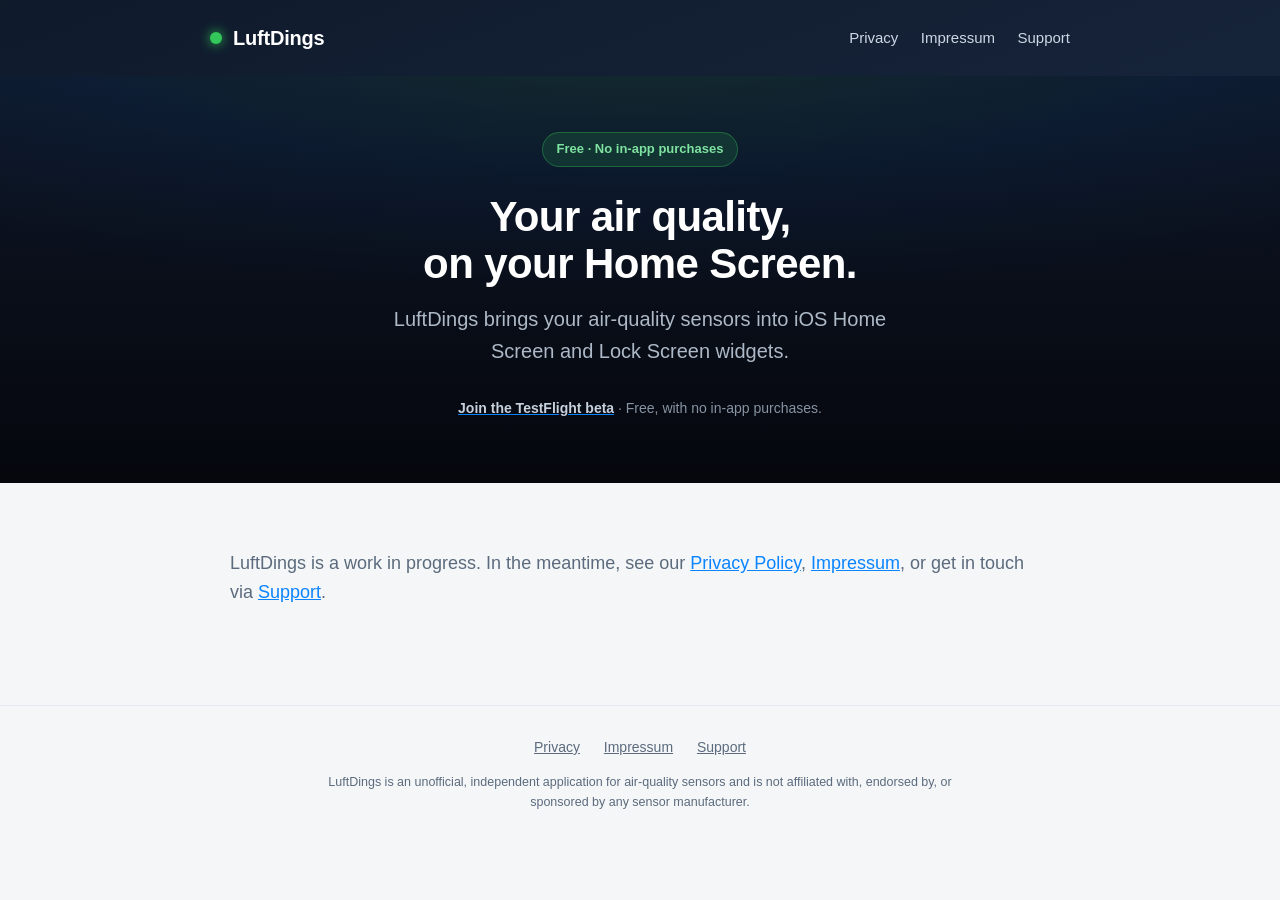
<file: index.html>
<!doctype html>
<html lang="en">
<head>
  <meta charset="utf-8">
  <meta name="viewport" content="width=device-width, initial-scale=1">
  <title>LuftDings — Air quality on your Home Screen</title>
  <meta name="description" content="LuftDings puts your air-quality sensor readings into iOS Home Screen and Lock Screen widgets. Free, no in-app purchases.">

  <link rel="icon" type="image/png" sizes="64x64" href="assets/favicon-64.png">
  <link rel="apple-touch-icon" href="assets/apple-touch-icon.png">
  <link rel="stylesheet" href="style.css">

  <meta property="og:type" content="website">
  <meta property="og:title" content="LuftDings — Air quality on your Home Screen">
  <meta property="og:description" content="Your air-quality sensor readings, right on your iOS Home Screen and Lock Screen widgets.">
  <meta property="og:image" content="assets/icon.png">
  <meta property="og:url" content="https://luftdings.poschenrieder.io/">
  <meta name="twitter:card" content="summary">
</head>
<body>
  <header class="site">
    <div class="wrap">
      <a class="brand" href="./"><span class="dot"></span> LuftDings</a>
      <nav class="site">
        <a href="privacy/">Privacy</a>
        <a href="impressum/">Impressum</a>
        <a href="support/">Support</a>
      </nav>
    </div>
  </header>

  <section class="hero">
    <div class="inner">
      <span class="pill">Free · No in-app purchases</span>

      <h1>Your air quality,<br>on your Home Screen.</h1>
      <p class="tag">LuftDings brings your air-quality sensors into iOS Home Screen and Lock Screen widgets.</p>

      <p class="store-note"><a href="https://testflight.apple.com/join/1QFue4bY" rel="noopener" target="_blank"><strong>Join the TestFlight beta</strong></a> · Free, with no in-app purchases.</p>
    </div>
  </section>

  <main>
    <p class="lede">LuftDings is a work in progress. In the meantime, see our <a href="privacy/">Privacy Policy</a>, <a href="impressum/">Impressum</a>, or get in touch via <a href="support/">Support</a>.</p>
  </main>

  <footer class="site">
    <a href="privacy/">Privacy</a>
    <a href="impressum/">Impressum</a>
    <a href="support/">Support</a>
    <span class="disclaimer">
      LuftDings is an unofficial, independent application for air-quality sensors and is not affiliated with, endorsed by, or sponsored by any sensor manufacturer.
    </span>
  </footer>
</body>
</html>
</file>
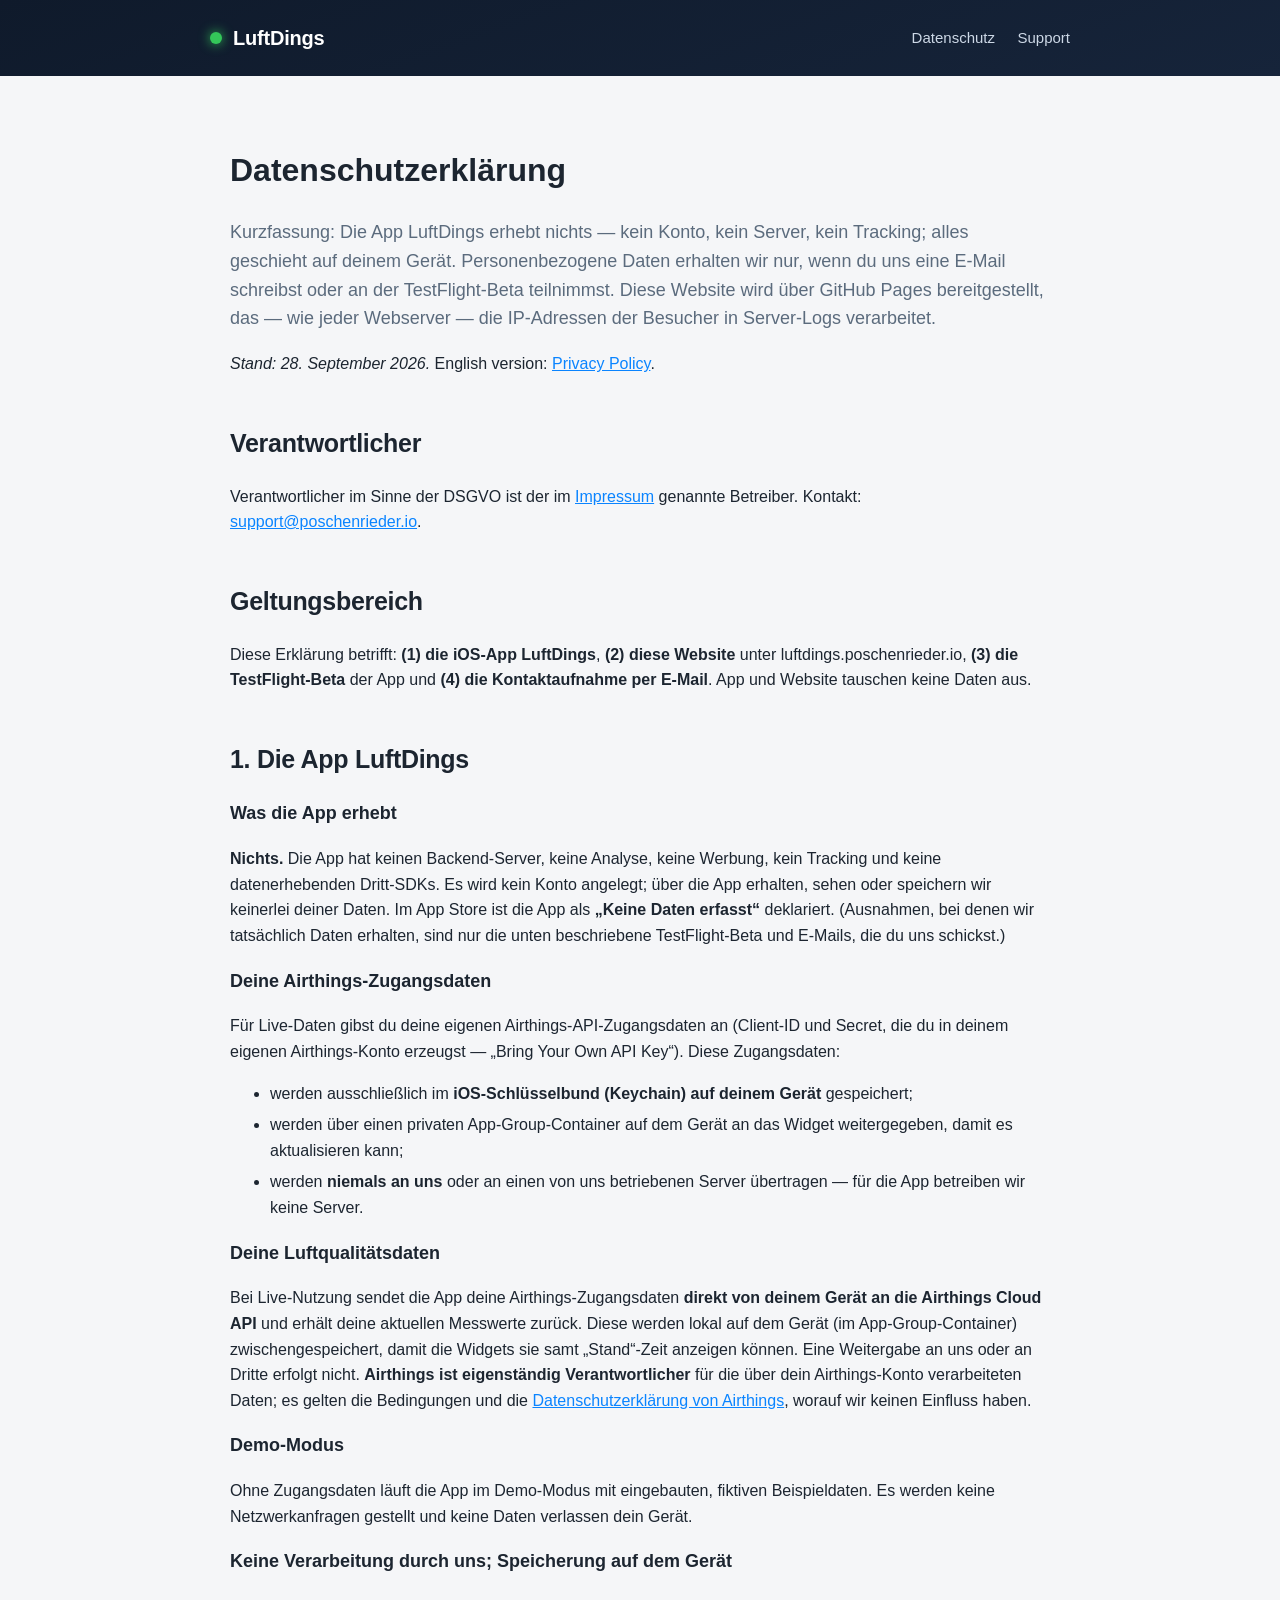
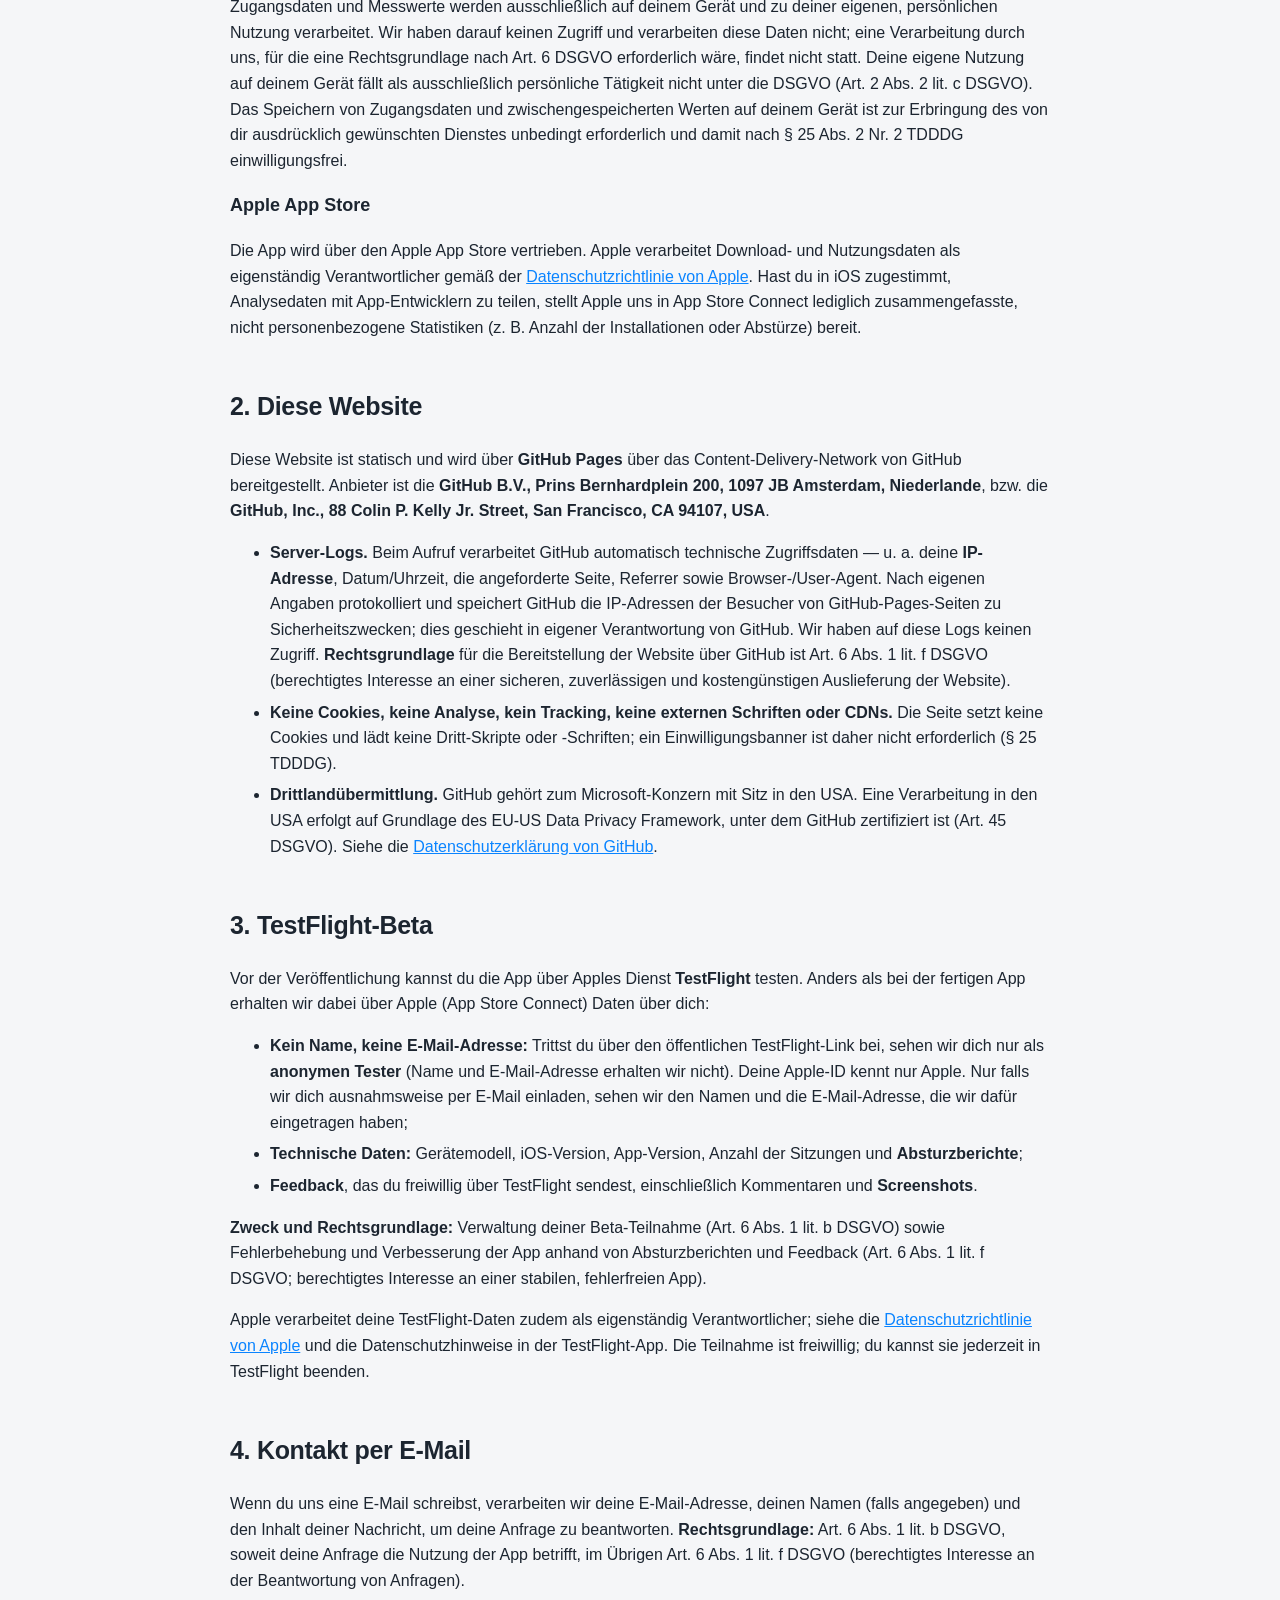
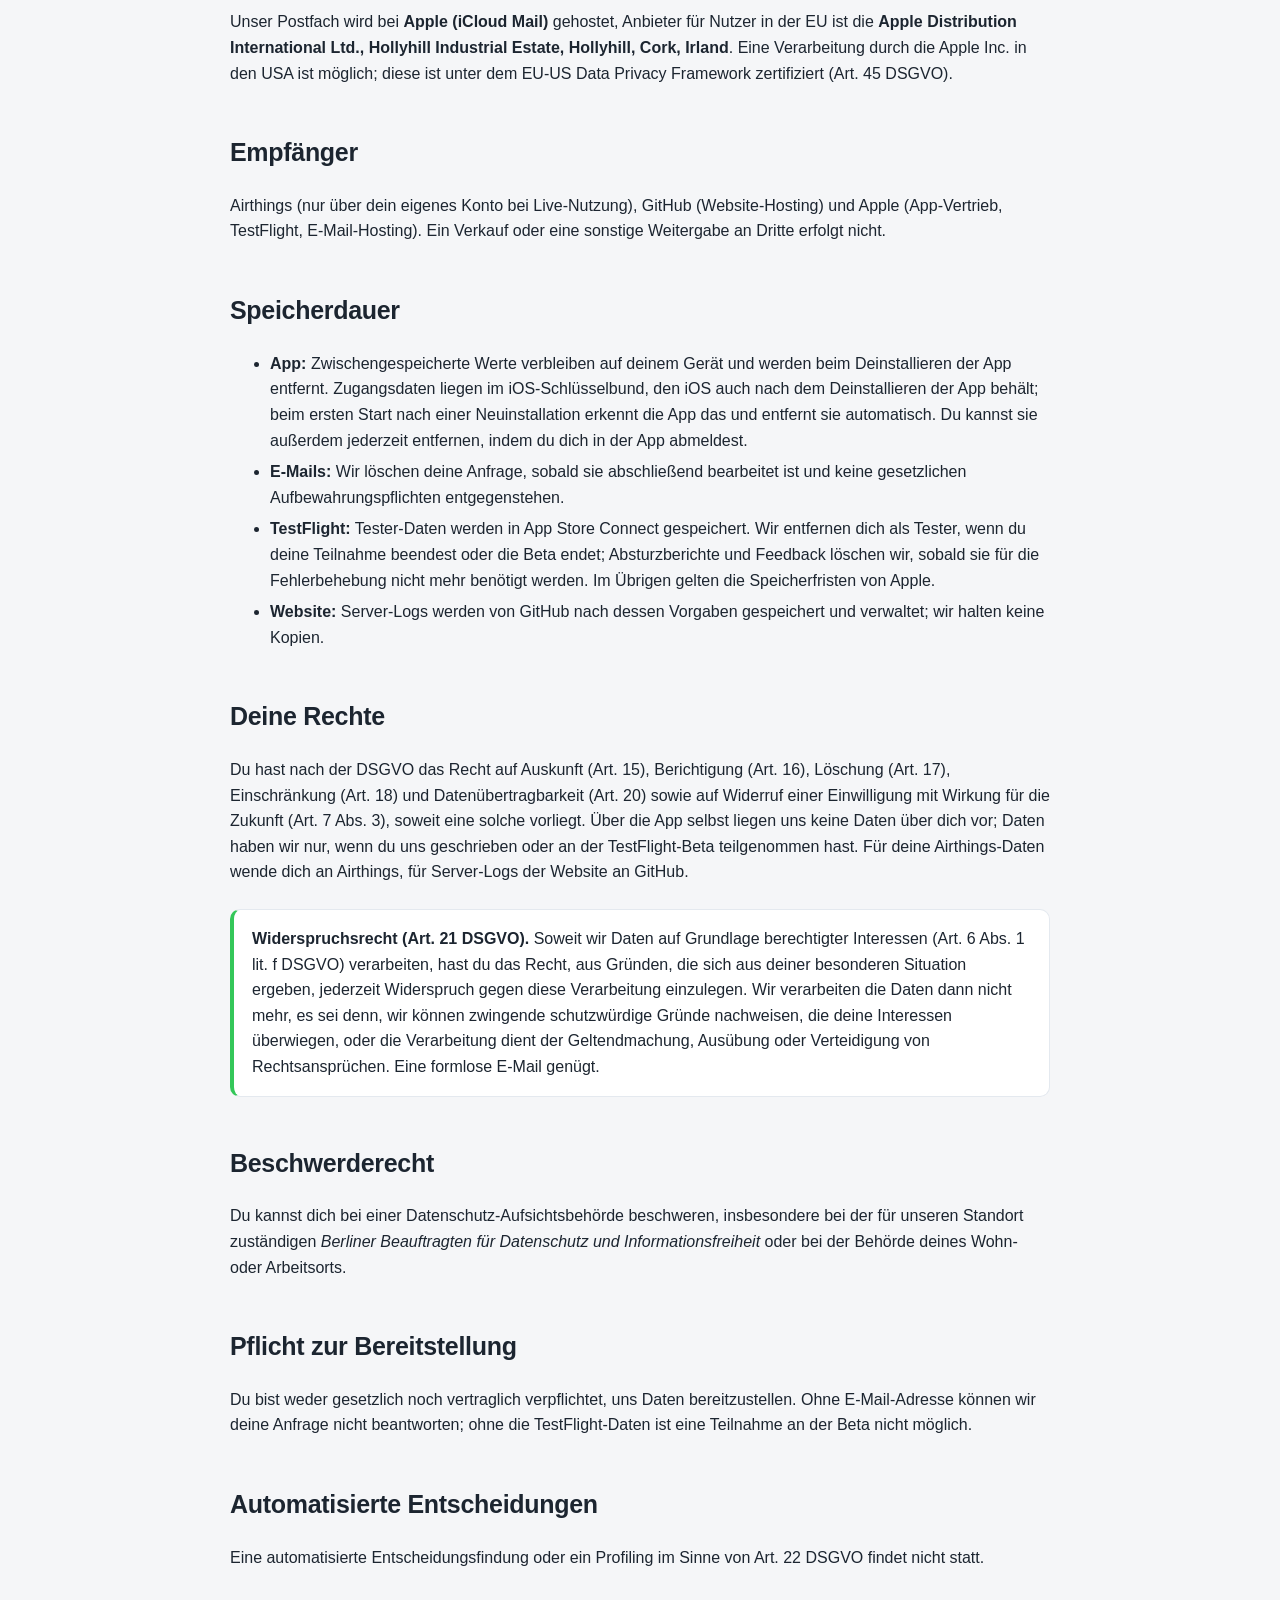
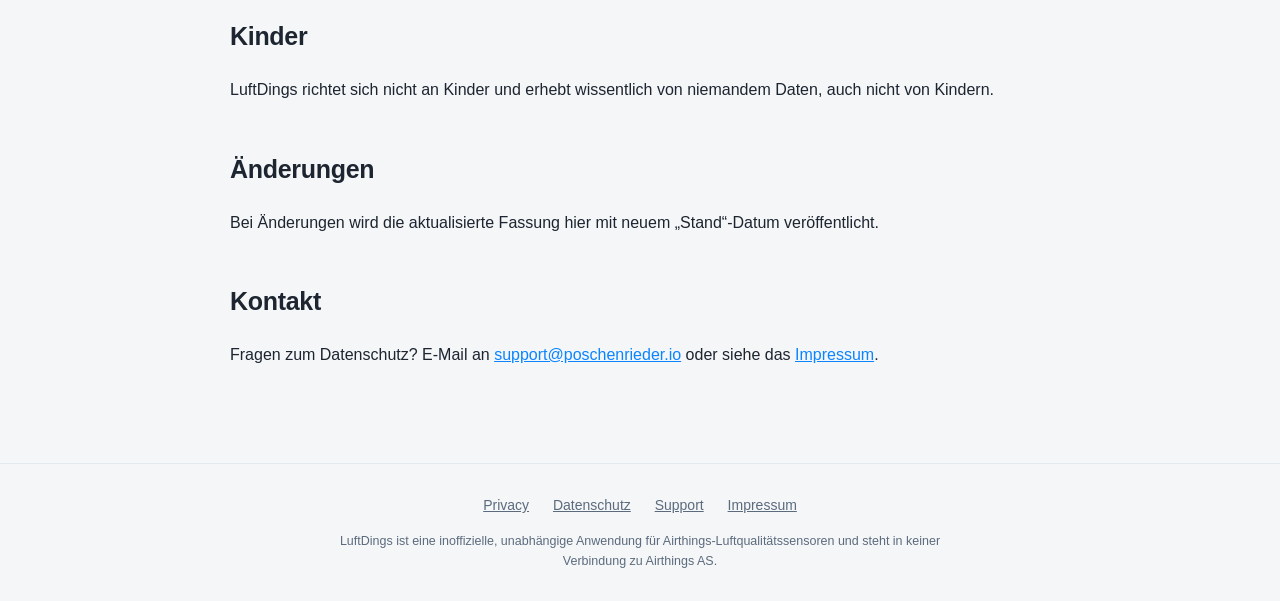
<file: datenschutz/index.html>
<!doctype html>
<html lang="de">
<head>
  <meta charset="utf-8">
  <meta name="viewport" content="width=device-width, initial-scale=1">
  <title>Datenschutzerklärung — LuftDings</title>
  <meta name="description" content="Datenschutzerklärung von LuftDings. Die App erhebt keine personenbezogenen Daten und betreibt keinen Server; diese Website wird über GitHub Pages bereitgestellt.">
  <link rel="stylesheet" href="../style.css">
</head>
<body>
  <header class="site">
    <div class="wrap">
      <a class="brand" href="../"><span class="dot"></span> LuftDings</a>
      <nav class="site">
        <a href="../datenschutz/">Datenschutz</a>
        <a href="../support/">Support</a>
      </nav>
    </div>
  </header>

  <main>
    <h1>Datenschutzerklärung</h1>
    <p class="lede">Kurzfassung: Die App LuftDings erhebt nichts — kein Konto, kein Server, kein Tracking; alles geschieht auf deinem Gerät. Personenbezogene Daten erhalten wir nur, wenn du uns eine E-Mail schreibst oder an der TestFlight-Beta teilnimmst. Diese Website wird über GitHub Pages bereitgestellt, das — wie jeder Webserver — die IP-Adressen der Besucher in Server-Logs verarbeitet.</p>
    <p><em>Stand: 28. September 2026.</em> English version: <a href="../privacy/">Privacy Policy</a>.</p>

    <h2>Verantwortlicher</h2>
    <p>Verantwortlicher im Sinne der DSGVO ist der im <a href="../impressum/">Impressum</a> genannte Betreiber. Kontakt: <a href="mailto:&#115;&#117;&#112;&#112;&#111;&#114;&#116;&#64;&#112;&#111;&#115;&#99;&#104;&#101;&#110;&#114;&#105;&#101;&#100;&#101;&#114;&#46;&#105;&#111;">&#115;&#117;&#112;&#112;&#111;&#114;&#116;&#64;&#112;&#111;&#115;&#99;&#104;&#101;&#110;&#114;&#105;&#101;&#100;&#101;&#114;&#46;&#105;&#111;</a>.</p>

    <h2>Geltungsbereich</h2>
    <p>Diese Erklärung betrifft: <strong>(1) die iOS-App LuftDings</strong>, <strong>(2) diese Website</strong> unter luftdings.poschenrieder.io, <strong>(3) die TestFlight-Beta</strong> der App und <strong>(4) die Kontaktaufnahme per E-Mail</strong>. App und Website tauschen keine Daten aus.</p>

    <h2>1. Die App LuftDings</h2>
    <h3>Was die App erhebt</h3>
    <p><strong>Nichts.</strong> Die App hat keinen Backend-Server, keine Analyse, keine Werbung, kein Tracking und keine datenerhebenden Dritt-SDKs. Es wird kein Konto angelegt; über die App erhalten, sehen oder speichern wir keinerlei deiner Daten. Im App Store ist die App als <strong>„Keine Daten erfasst“</strong> deklariert. (Ausnahmen, bei denen wir tatsächlich Daten erhalten, sind nur die unten beschriebene TestFlight-Beta und E-Mails, die du uns schickst.)</p>

    <h3>Deine Airthings-Zugangsdaten</h3>
    <p>Für Live-Daten gibst du deine eigenen Airthings-API-Zugangsdaten an (Client-ID und Secret, die du in deinem eigenen Airthings-Konto erzeugst — „Bring Your Own API Key“). Diese Zugangsdaten:</p>
    <ul>
      <li>werden ausschließlich im <strong>iOS-Schlüsselbund (Keychain) auf deinem Gerät</strong> gespeichert;</li>
      <li>werden über einen privaten App-Group-Container auf dem Gerät an das Widget weitergegeben, damit es aktualisieren kann;</li>
      <li>werden <strong>niemals an uns</strong> oder an einen von uns betriebenen Server übertragen — für die App betreiben wir keine Server.</li>
    </ul>

    <h3>Deine Luftqualitätsdaten</h3>
    <p>Bei Live-Nutzung sendet die App deine Airthings-Zugangsdaten <strong>direkt von deinem Gerät an die Airthings Cloud API</strong> und erhält deine aktuellen Messwerte zurück. Diese werden lokal auf dem Gerät (im App-Group-Container) zwischengespeichert, damit die Widgets sie samt „Stand“-Zeit anzeigen können. Eine Weitergabe an uns oder an Dritte erfolgt nicht. <strong>Airthings ist eigenständig Verantwortlicher</strong> für die über dein Airthings-Konto verarbeiteten Daten; es gelten die Bedingungen und die <a href="https://www.airthings.com/privacy-policy" rel="noopener" target="_blank">Datenschutzerklärung von Airthings</a>, worauf wir keinen Einfluss haben.</p>

    <h3>Demo-Modus</h3>
    <p>Ohne Zugangsdaten läuft die App im Demo-Modus mit eingebauten, fiktiven Beispieldaten. Es werden keine Netzwerkanfragen gestellt und keine Daten verlassen dein Gerät.</p>

    <h3>Keine Verarbeitung durch uns; Speicherung auf dem Gerät</h3>
    <p>Zugangsdaten und Messwerte werden ausschließlich auf deinem Gerät und zu deiner eigenen, persönlichen Nutzung verarbeitet. Wir haben darauf keinen Zugriff und verarbeiten diese Daten nicht; eine Verarbeitung durch uns, für die eine Rechtsgrundlage nach Art. 6 DSGVO erforderlich wäre, findet nicht statt. Deine eigene Nutzung auf deinem Gerät fällt als ausschließlich persönliche Tätigkeit nicht unter die DSGVO (Art. 2 Abs. 2 lit. c DSGVO). Das Speichern von Zugangsdaten und zwischengespeicherten Werten auf deinem Gerät ist zur Erbringung des von dir ausdrücklich gewünschten Dienstes unbedingt erforderlich und damit nach § 25 Abs. 2 Nr. 2 TDDDG einwilligungsfrei.</p>

    <h3>Apple App Store</h3>
    <p>Die App wird über den Apple App Store vertrieben. Apple verarbeitet Download- und Nutzungsdaten als eigenständig Verantwortlicher gemäß der <a href="https://www.apple.com/legal/privacy/" rel="noopener" target="_blank">Datenschutzrichtlinie von Apple</a>. Hast du in iOS zugestimmt, Analysedaten mit App-Entwicklern zu teilen, stellt Apple uns in App Store Connect lediglich zusammengefasste, nicht personenbezogene Statistiken (z. B. Anzahl der Installationen oder Abstürze) bereit.</p>

    <h2>2. Diese Website</h2>
    <p>Diese Website ist statisch und wird über <strong>GitHub Pages</strong> über das Content-Delivery-Network von GitHub bereitgestellt. Anbieter ist die <strong>GitHub B.V., Prins Bernhardplein 200, 1097 JB Amsterdam, Niederlande</strong>, bzw. die <strong>GitHub, Inc., 88 Colin P. Kelly Jr. Street, San Francisco, CA 94107, USA</strong>.</p>
    <ul>
      <li><strong>Server-Logs.</strong> Beim Aufruf verarbeitet GitHub automatisch technische Zugriffsdaten — u. a. deine <strong>IP-Adresse</strong>, Datum/Uhrzeit, die angeforderte Seite, Referrer sowie Browser-/User-Agent. Nach eigenen Angaben protokolliert und speichert GitHub die IP-Adressen der Besucher von GitHub-Pages-Seiten zu Sicherheitszwecken; dies geschieht in eigener Verantwortung von GitHub. Wir haben auf diese Logs keinen Zugriff. <strong>Rechtsgrundlage</strong> für die Bereitstellung der Website über GitHub ist Art. 6 Abs. 1 lit. f DSGVO (berechtigtes Interesse an einer sicheren, zuverlässigen und kostengünstigen Auslieferung der Website).</li>
      <li><strong>Keine Cookies, keine Analyse, kein Tracking, keine externen Schriften oder CDNs.</strong> Die Seite setzt keine Cookies und lädt keine Dritt-Skripte oder -Schriften; ein Einwilligungsbanner ist daher nicht erforderlich (§ 25 TDDDG).</li>
      <li><strong>Drittlandübermittlung.</strong> GitHub gehört zum Microsoft-Konzern mit Sitz in den USA. Eine Verarbeitung in den USA erfolgt auf Grundlage des EU-US Data Privacy Framework, unter dem GitHub zertifiziert ist (Art. 45 DSGVO). Siehe die <a href="https://docs.github.com/site-policy/privacy-policies/github-general-privacy-statement" rel="noopener" target="_blank">Datenschutzerklärung von GitHub</a>.</li>
    </ul>

    <h2>3. TestFlight-Beta</h2>
    <p>Vor der Veröffentlichung kannst du die App über Apples Dienst <strong>TestFlight</strong> testen. Anders als bei der fertigen App erhalten wir dabei über Apple (App Store Connect) Daten über dich:</p>
    <ul>
      <li><strong>Kein Name, keine E-Mail-Adresse:</strong> Trittst du über den öffentlichen TestFlight-Link bei, sehen wir dich nur als <strong>anonymen Tester</strong> (Name und E-Mail-Adresse erhalten wir nicht). Deine Apple-ID kennt nur Apple. Nur falls wir dich ausnahmsweise per E-Mail einladen, sehen wir den Namen und die E-Mail-Adresse, die wir dafür eingetragen haben;</li>
      <li><strong>Technische Daten:</strong> Gerätemodell, iOS-Version, App-Version, Anzahl der Sitzungen und <strong>Absturzberichte</strong>;</li>
      <li><strong>Feedback</strong>, das du freiwillig über TestFlight sendest, einschließlich Kommentaren und <strong>Screenshots</strong>.</li>
    </ul>
    <p><strong>Zweck und Rechtsgrundlage:</strong> Verwaltung deiner Beta-Teilnahme (Art. 6 Abs. 1 lit. b DSGVO) sowie Fehlerbehebung und Verbesserung der App anhand von Absturzberichten und Feedback (Art. 6 Abs. 1 lit. f DSGVO; berechtigtes Interesse an einer stabilen, fehlerfreien App).</p>
    <p>Apple verarbeitet deine TestFlight-Daten zudem als eigenständig Verantwortlicher; siehe die <a href="https://www.apple.com/legal/privacy/" rel="noopener" target="_blank">Datenschutzrichtlinie von Apple</a> und die Datenschutzhinweise in der TestFlight-App. Die Teilnahme ist freiwillig; du kannst sie jederzeit in TestFlight beenden.</p>

    <h2>4. Kontakt per E-Mail</h2>
    <p>Wenn du uns eine E-Mail schreibst, verarbeiten wir deine E-Mail-Adresse, deinen Namen (falls angegeben) und den Inhalt deiner Nachricht, um deine Anfrage zu beantworten. <strong>Rechtsgrundlage:</strong> Art. 6 Abs. 1 lit. b DSGVO, soweit deine Anfrage die Nutzung der App betrifft, im Übrigen Art. 6 Abs. 1 lit. f DSGVO (berechtigtes Interesse an der Beantwortung von Anfragen).</p>
    <p>Unser Postfach wird bei <strong>Apple (iCloud Mail)</strong> gehostet, Anbieter für Nutzer in der EU ist die <strong>Apple Distribution International Ltd., Hollyhill Industrial Estate, Hollyhill, Cork, Irland</strong>. Eine Verarbeitung durch die Apple Inc. in den USA ist möglich; diese ist unter dem EU-US Data Privacy Framework zertifiziert (Art. 45 DSGVO).</p>

    <h2>Empfänger</h2>
    <p>Airthings (nur über dein eigenes Konto bei Live-Nutzung), GitHub (Website-Hosting) und Apple (App-Vertrieb, TestFlight, E-Mail-Hosting). Ein Verkauf oder eine sonstige Weitergabe an Dritte erfolgt nicht.</p>

    <h2>Speicherdauer</h2>
    <ul>
      <li><strong>App:</strong> Zwischengespeicherte Werte verbleiben auf deinem Gerät und werden beim Deinstallieren der App entfernt. Zugangsdaten liegen im iOS-Schlüsselbund, den iOS auch nach dem Deinstallieren der App behält; beim ersten Start nach einer Neuinstallation erkennt die App das und entfernt sie automatisch. Du kannst sie außerdem jederzeit entfernen, indem du dich in der App abmeldest.</li>
      <li><strong>E-Mails:</strong> Wir löschen deine Anfrage, sobald sie abschließend bearbeitet ist und keine gesetzlichen Aufbewahrungspflichten entgegenstehen.</li>
      <li><strong>TestFlight:</strong> Tester-Daten werden in App Store Connect gespeichert. Wir entfernen dich als Tester, wenn du deine Teilnahme beendest oder die Beta endet; Absturzberichte und Feedback löschen wir, sobald sie für die Fehlerbehebung nicht mehr benötigt werden. Im Übrigen gelten die Speicherfristen von Apple.</li>
      <li><strong>Website:</strong> Server-Logs werden von GitHub nach dessen Vorgaben gespeichert und verwaltet; wir halten keine Kopien.</li>
    </ul>

    <h2>Deine Rechte</h2>
    <p>Du hast nach der DSGVO das Recht auf Auskunft (Art. 15), Berichtigung (Art. 16), Löschung (Art. 17), Einschränkung (Art. 18) und Datenübertragbarkeit (Art. 20) sowie auf Widerruf einer Einwilligung mit Wirkung für die Zukunft (Art. 7 Abs. 3), soweit eine solche vorliegt. Über die App selbst liegen uns keine Daten über dich vor; Daten haben wir nur, wenn du uns geschrieben oder an der TestFlight-Beta teilgenommen hast. Für deine Airthings-Daten wende dich an Airthings, für Server-Logs der Website an GitHub.</p>

    <div class="note">
      <strong>Widerspruchsrecht (Art. 21 DSGVO).</strong> Soweit wir Daten auf Grundlage berechtigter Interessen (Art. 6 Abs. 1 lit. f DSGVO) verarbeiten, hast du das Recht, aus Gründen, die sich aus deiner besonderen Situation ergeben, jederzeit Widerspruch gegen diese Verarbeitung einzulegen. Wir verarbeiten die Daten dann nicht mehr, es sei denn, wir können zwingende schutzwürdige Gründe nachweisen, die deine Interessen überwiegen, oder die Verarbeitung dient der Geltendmachung, Ausübung oder Verteidigung von Rechtsansprüchen. Eine formlose E-Mail genügt.
    </div>

    <h2>Beschwerderecht</h2>
    <p>Du kannst dich bei einer Datenschutz-Aufsichtsbehörde beschweren, insbesondere bei der für unseren Standort zuständigen <em>Berliner Beauftragten für Datenschutz und Informationsfreiheit</em> oder bei der Behörde deines Wohn- oder Arbeitsorts.</p>

    <h2>Pflicht zur Bereitstellung</h2>
    <p>Du bist weder gesetzlich noch vertraglich verpflichtet, uns Daten bereitzustellen. Ohne E-Mail-Adresse können wir deine Anfrage nicht beantworten; ohne die TestFlight-Daten ist eine Teilnahme an der Beta nicht möglich.</p>

    <h2>Automatisierte Entscheidungen</h2>
    <p>Eine automatisierte Entscheidungsfindung oder ein Profiling im Sinne von Art. 22 DSGVO findet nicht statt.</p>

    <h2>Kinder</h2>
    <p>LuftDings richtet sich nicht an Kinder und erhebt wissentlich von niemandem Daten, auch nicht von Kindern.</p>

    <h2>Änderungen</h2>
    <p>Bei Änderungen wird die aktualisierte Fassung hier mit neuem „Stand“-Datum veröffentlicht.</p>

    <h2>Kontakt</h2>
    <p>Fragen zum Datenschutz? E-Mail an <a href="mailto:&#115;&#117;&#112;&#112;&#111;&#114;&#116;&#64;&#112;&#111;&#115;&#99;&#104;&#101;&#110;&#114;&#105;&#101;&#100;&#101;&#114;&#46;&#105;&#111;">&#115;&#117;&#112;&#112;&#111;&#114;&#116;&#64;&#112;&#111;&#115;&#99;&#104;&#101;&#110;&#114;&#105;&#101;&#100;&#101;&#114;&#46;&#105;&#111;</a> oder siehe das <a href="../impressum/">Impressum</a>.</p>
  </main>

  <footer class="site">
    <a href="../privacy/">Privacy</a>
    <a href="../datenschutz/">Datenschutz</a>
    <a href="../support/">Support</a>
    <a href="../impressum/">Impressum</a>
    <span class="disclaimer">
      LuftDings ist eine inoffizielle, unabhängige Anwendung für Airthings-Luftqualitätssensoren und steht in keiner Verbindung zu Airthings AS.
    </span>
  </footer>
</body>
</html>
</file>
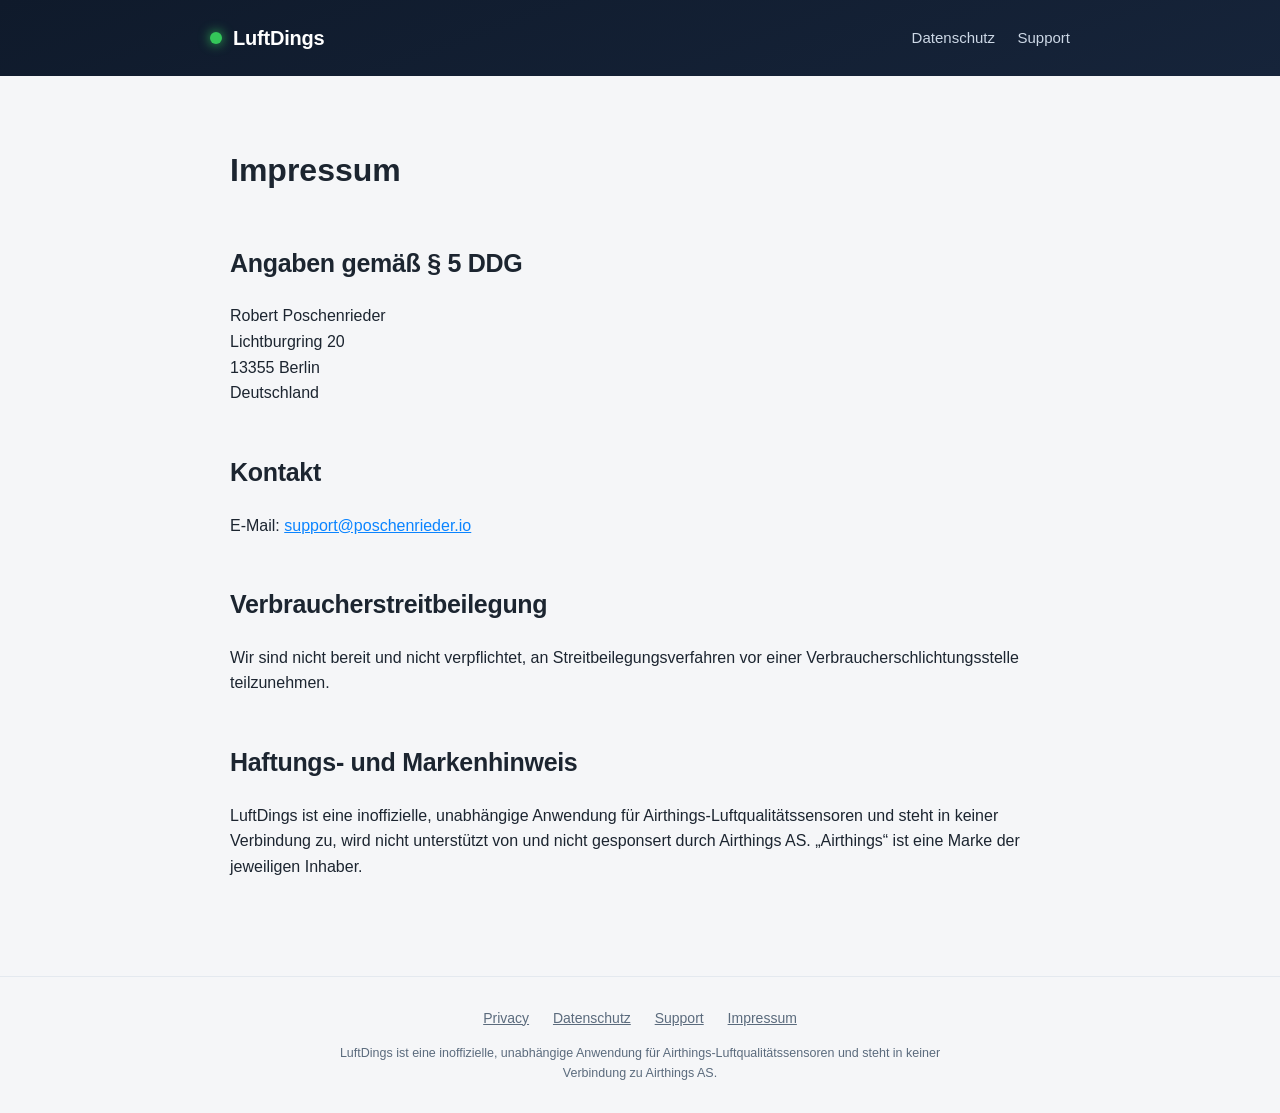
<file: impressum/index.html>
<!doctype html>
<html lang="de">
<head>
  <meta charset="utf-8">
  <meta name="viewport" content="width=device-width, initial-scale=1">
  <meta name="robots" content="noindex, nofollow, noai, noimageai">
  <title>Impressum — LuftDings</title>
  <meta name="description" content="Impressum / Legal Notice für LuftDings.">
  <link rel="stylesheet" href="../style.css">
</head>
<body>
  <header class="site">
    <div class="wrap">
      <a class="brand" href="../"><span class="dot"></span> LuftDings</a>
      <nav class="site">
        <a href="../datenschutz/">Datenschutz</a>
        <a href="../support/">Support</a>
      </nav>
    </div>
  </header>

  <main>
    <h1>Impressum</h1>

    <h2>Angaben gemäß § 5 DDG</h2>
    <p>
      Robert Poschenrieder<br>
      Lichtburgring 20<br>
      13355 Berlin<br>
      Deutschland
    </p>

    <h2>Kontakt</h2>
    <p>
      E-Mail:
      <a href="mailto:&#115;&#117;&#112;&#112;&#111;&#114;&#116;&#64;&#112;&#111;&#115;&#99;&#104;&#101;&#110;&#114;&#105;&#101;&#100;&#101;&#114;&#46;&#105;&#111;">&#115;&#117;&#112;&#112;&#111;&#114;&#116;&#64;&#112;&#111;&#115;&#99;&#104;&#101;&#110;&#114;&#105;&#101;&#100;&#101;&#114;&#46;&#105;&#111;</a>
    </p>

    <h2>Verbraucherstreitbeilegung</h2>
    <p>Wir sind nicht bereit und nicht verpflichtet, an Streitbeilegungsverfahren vor einer Verbraucherschlichtungsstelle teilzunehmen.</p>

    <h2>Haftungs- und Markenhinweis</h2>
    <p>LuftDings ist eine inoffizielle, unabhängige Anwendung für Airthings-Luftqualitätssensoren und steht in keiner Verbindung zu, wird nicht unterstützt von und nicht gesponsert durch Airthings AS. „Airthings“ ist eine Marke der jeweiligen Inhaber.</p>
  </main>

  <footer class="site">
    <a href="../privacy/">Privacy</a>
    <a href="../datenschutz/">Datenschutz</a>
    <a href="../support/">Support</a>
    <a href="../impressum/">Impressum</a>
    <span class="disclaimer">
      LuftDings ist eine inoffizielle, unabhängige Anwendung für Airthings-Luftqualitätssensoren und steht in keiner Verbindung zu Airthings AS.
    </span>
  </footer>
</body>
</html>
</file>
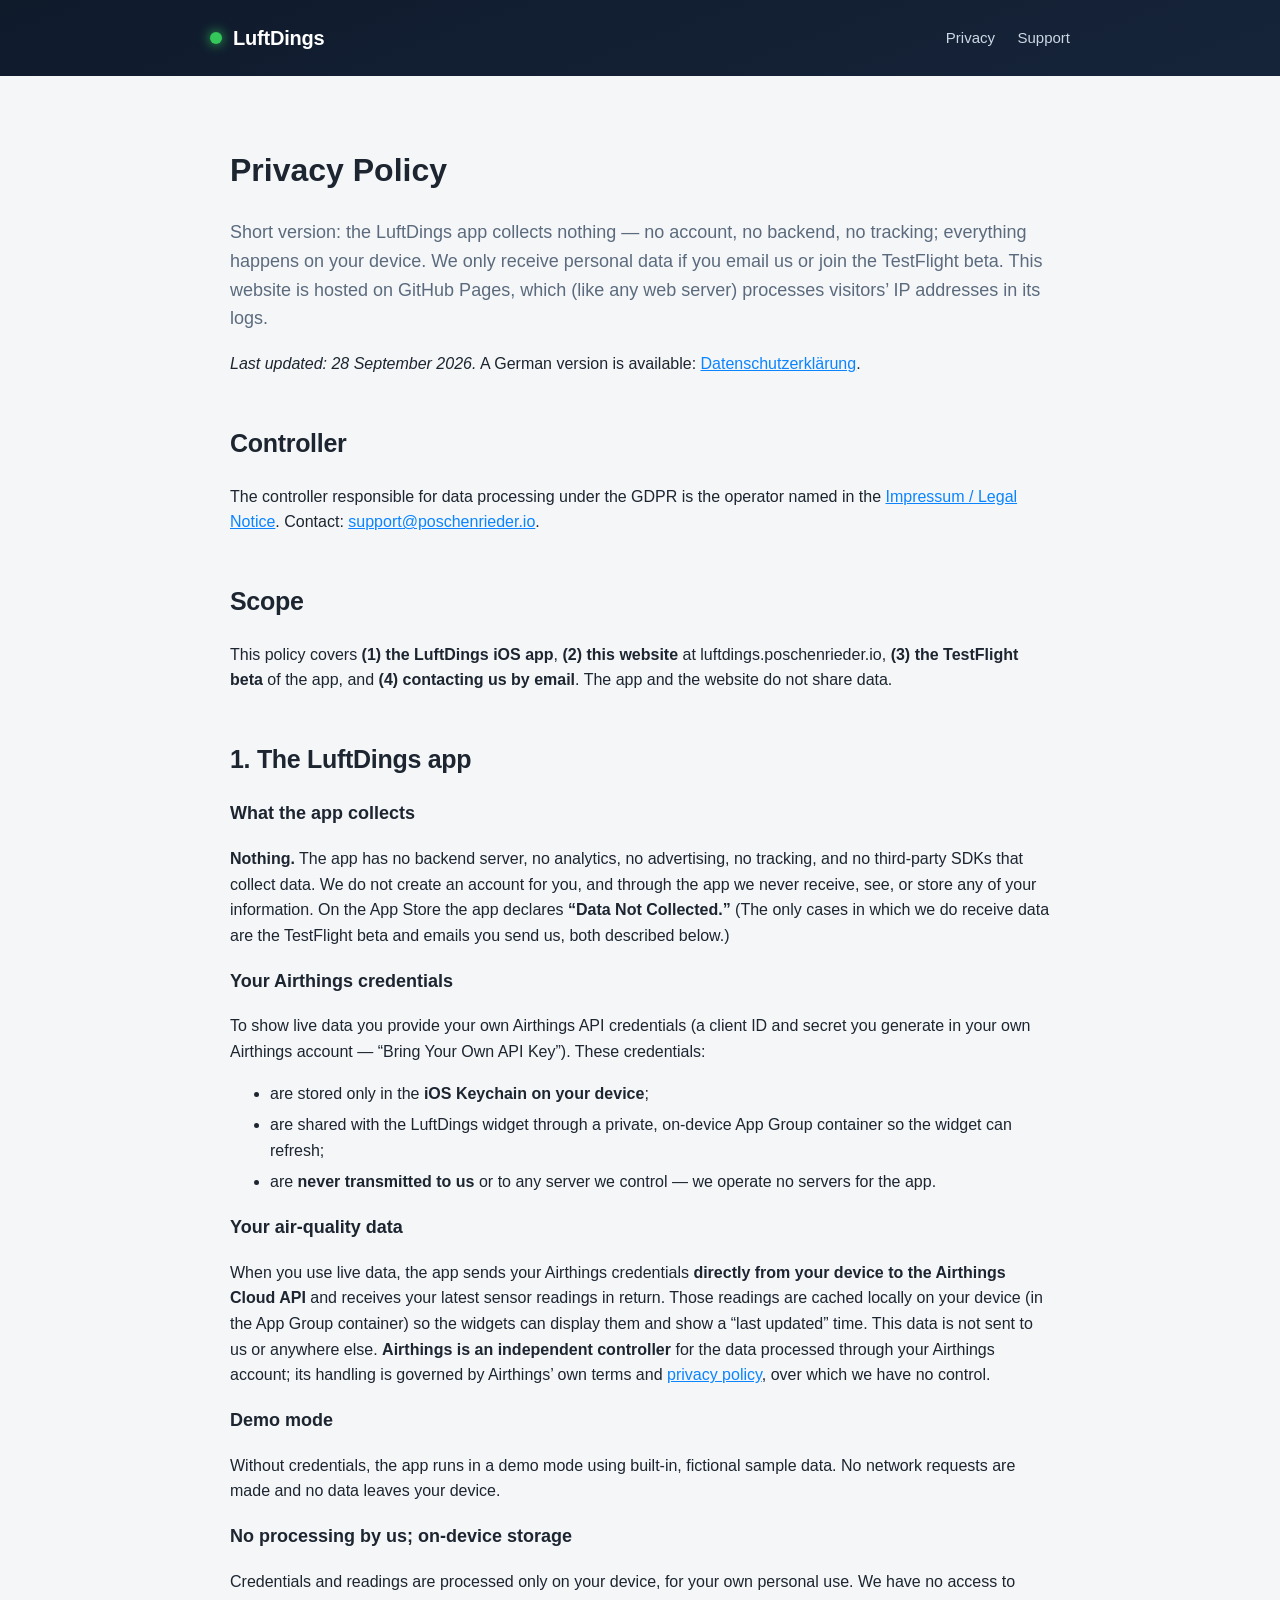
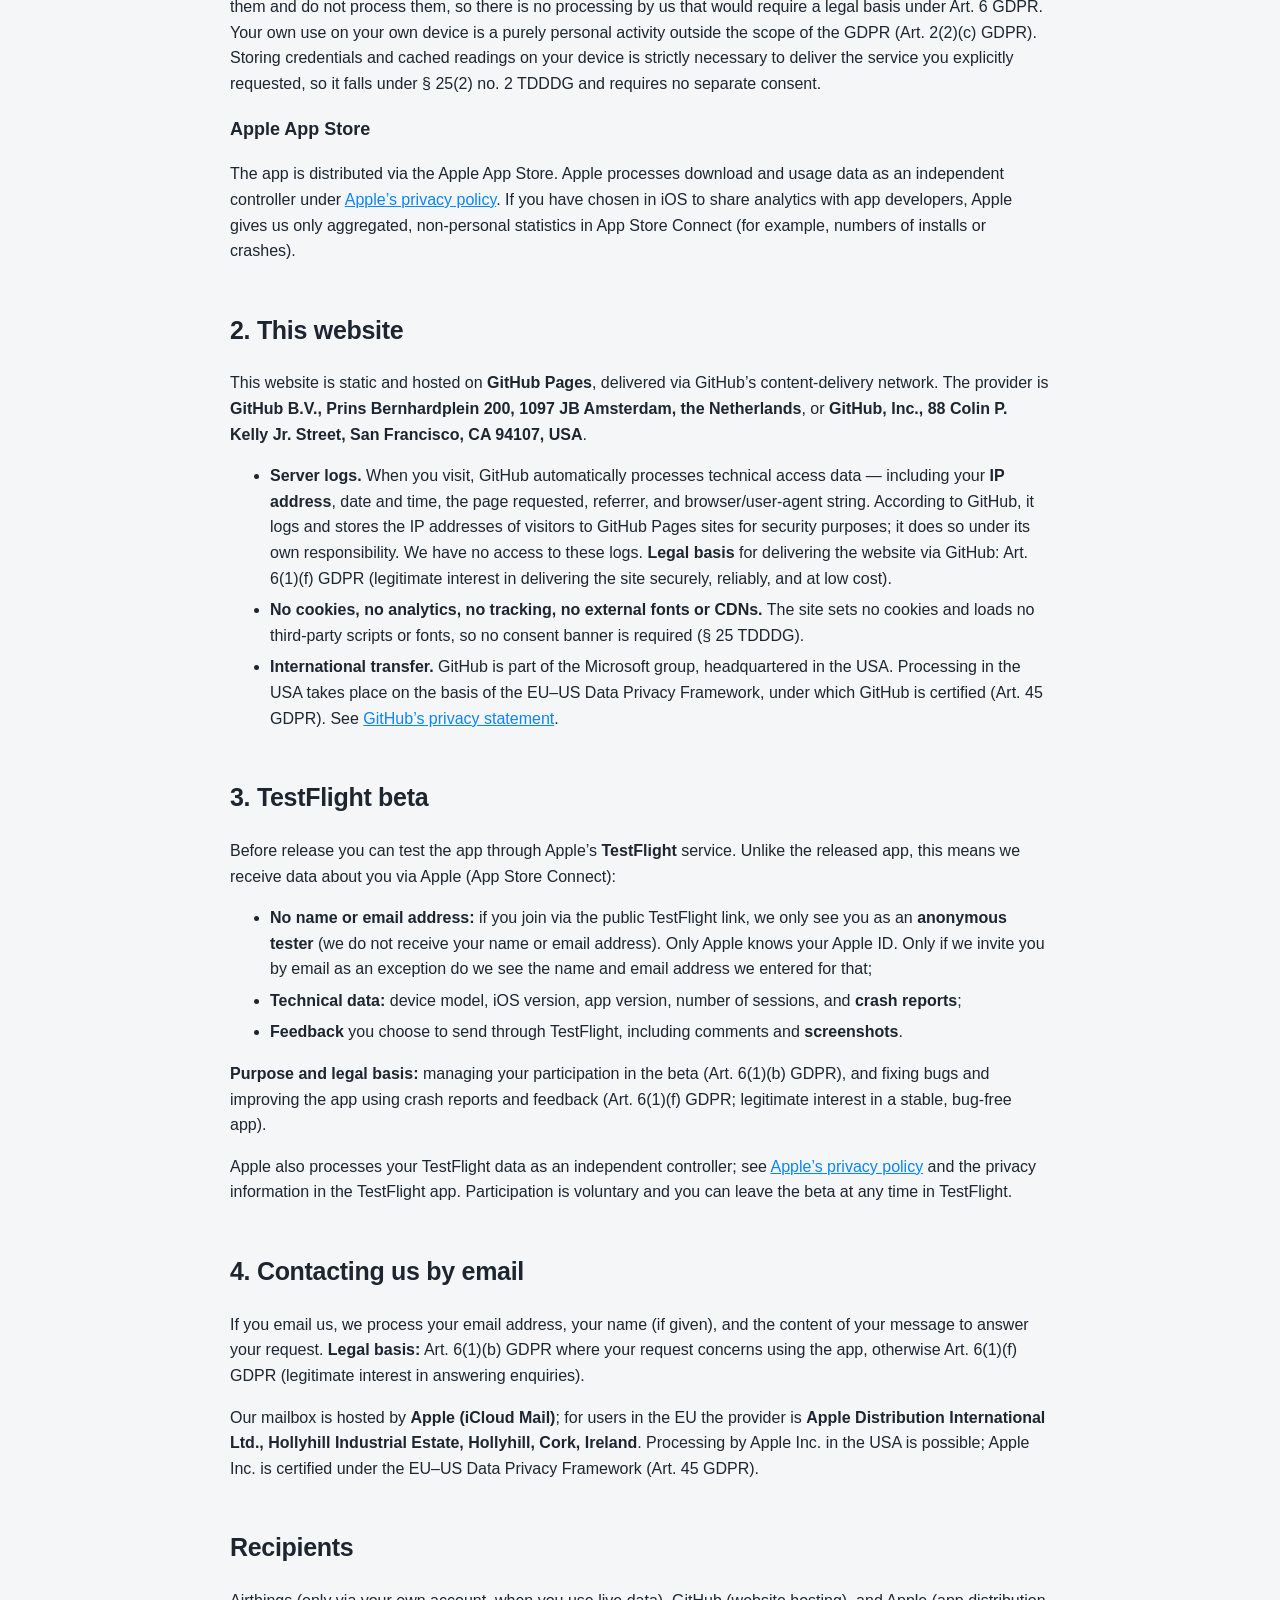
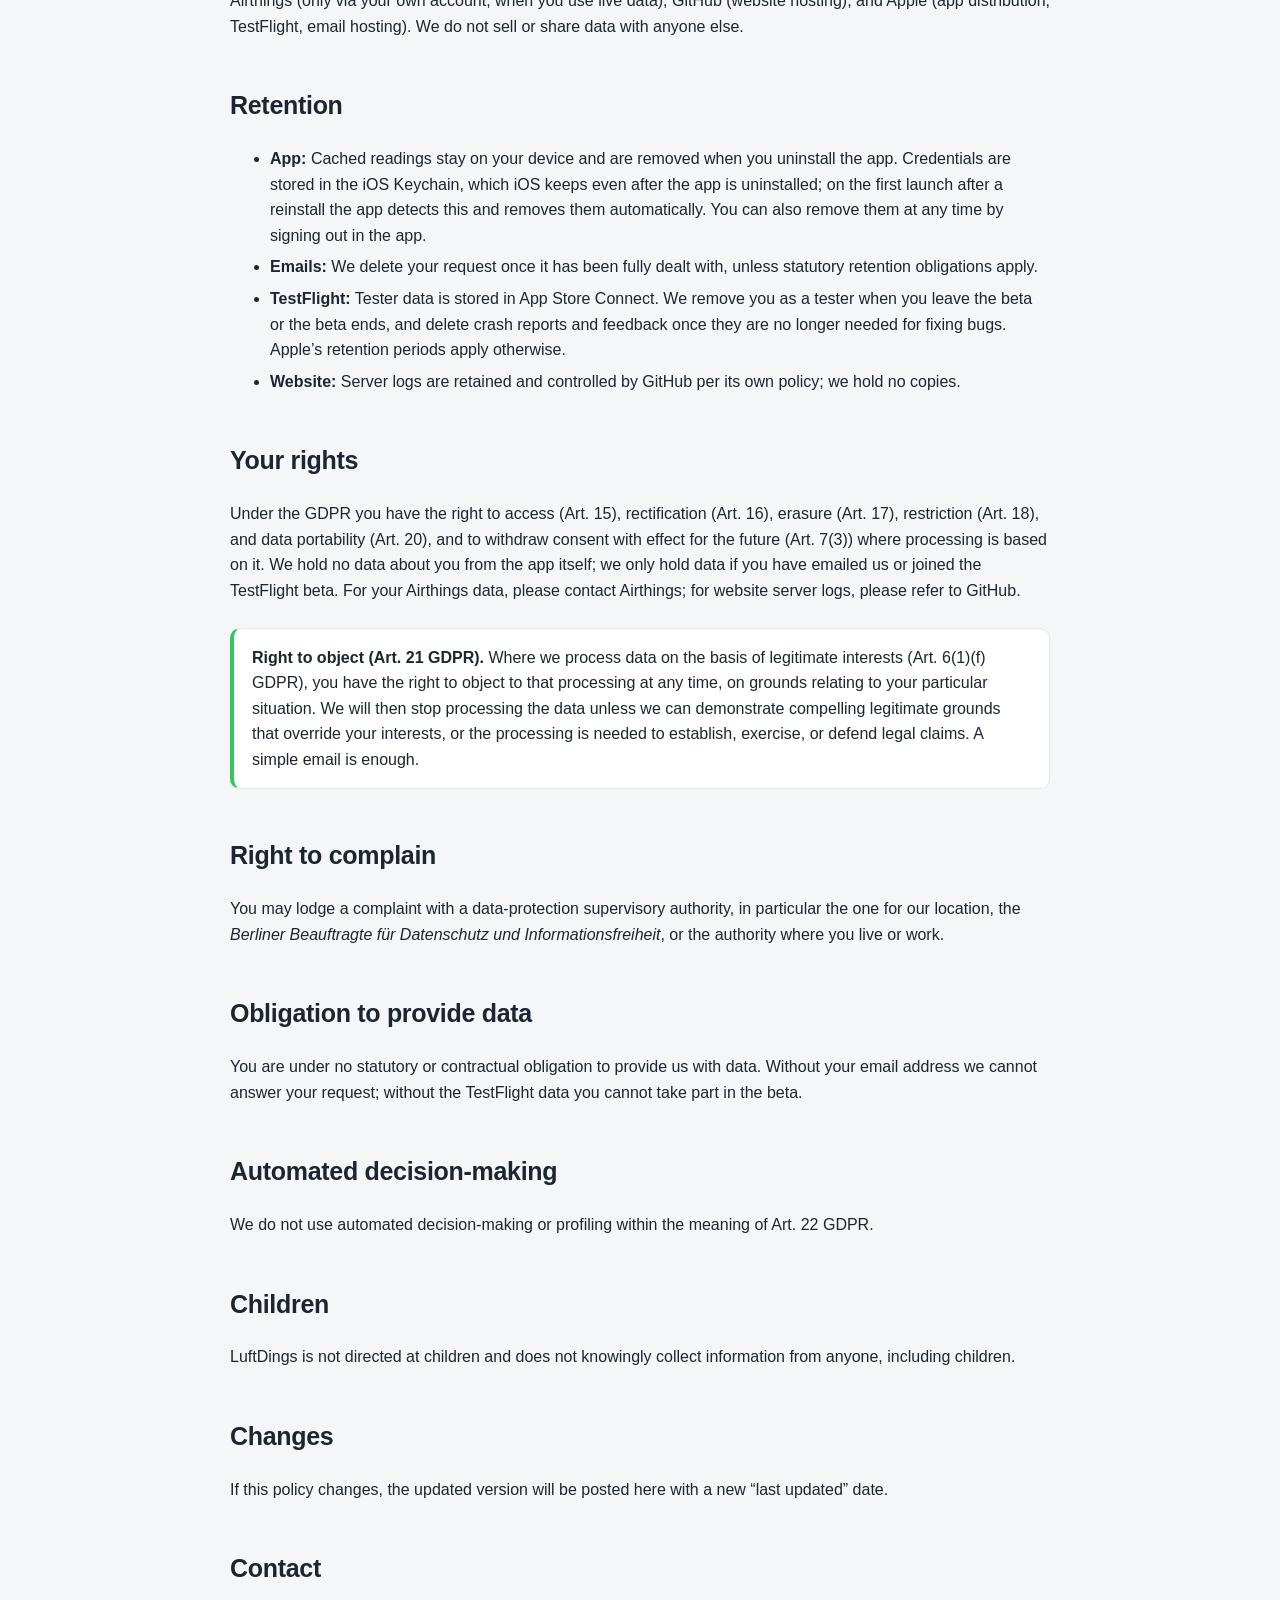
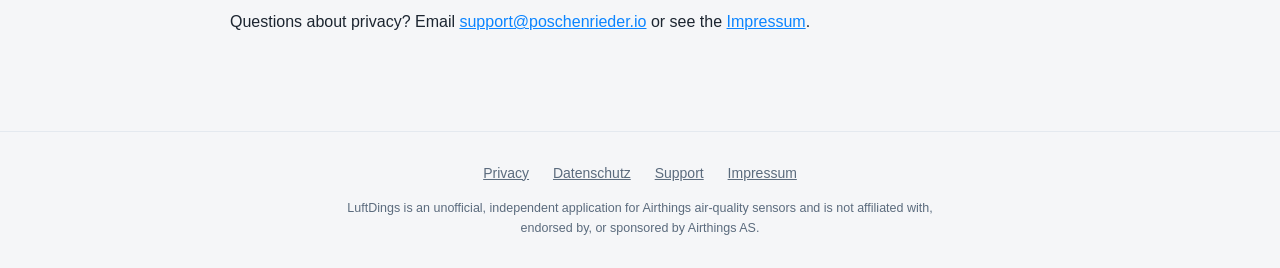
<file: privacy/index.html>
<!doctype html>
<html lang="en">
<head>
  <meta charset="utf-8">
  <meta name="viewport" content="width=device-width, initial-scale=1">
  <title>Privacy Policy — LuftDings</title>
  <meta name="description" content="LuftDings privacy policy. The app collects no personal data and runs no backend; this website is hosted on GitHub Pages, which processes server-log data.">
  <link rel="stylesheet" href="../style.css">
</head>
<body>
  <header class="site">
    <div class="wrap">
      <a class="brand" href="../"><span class="dot"></span> LuftDings</a>
      <nav class="site">
        <a href="../privacy/">Privacy</a>
        <a href="../support/">Support</a>
      </nav>
    </div>
  </header>

  <main>
    <h1>Privacy Policy</h1>
    <p class="lede">Short version: the LuftDings app collects nothing — no account, no backend, no tracking; everything happens on your device. We only receive personal data if you email us or join the TestFlight beta. This website is hosted on GitHub Pages, which (like any web server) processes visitors’ IP addresses in its logs.</p>
    <p><em>Last updated: 28 September 2026.</em> A German version is available: <a href="../datenschutz/">Datenschutzerklärung</a>.</p>

    <h2>Controller</h2>
    <p>The controller responsible for data processing under the GDPR is the operator named in the <a href="../impressum/">Impressum / Legal Notice</a>. Contact: <a href="mailto:&#115;&#117;&#112;&#112;&#111;&#114;&#116;&#64;&#112;&#111;&#115;&#99;&#104;&#101;&#110;&#114;&#105;&#101;&#100;&#101;&#114;&#46;&#105;&#111;">&#115;&#117;&#112;&#112;&#111;&#114;&#116;&#64;&#112;&#111;&#115;&#99;&#104;&#101;&#110;&#114;&#105;&#101;&#100;&#101;&#114;&#46;&#105;&#111;</a>.</p>

    <h2>Scope</h2>
    <p>This policy covers <strong>(1) the LuftDings iOS app</strong>, <strong>(2) this website</strong> at luftdings.poschenrieder.io, <strong>(3) the TestFlight beta</strong> of the app, and <strong>(4) contacting us by email</strong>. The app and the website do not share data.</p>

    <h2>1. The LuftDings app</h2>
    <h3>What the app collects</h3>
    <p><strong>Nothing.</strong> The app has no backend server, no analytics, no advertising, no tracking, and no third-party SDKs that collect data. We do not create an account for you, and through the app we never receive, see, or store any of your information. On the App Store the app declares <strong>“Data Not Collected.”</strong> (The only cases in which we do receive data are the TestFlight beta and emails you send us, both described below.)</p>

    <h3>Your Airthings credentials</h3>
    <p>To show live data you provide your own Airthings API credentials (a client ID and secret you generate in your own Airthings account — “Bring Your Own API Key”). These credentials:</p>
    <ul>
      <li>are stored only in the <strong>iOS Keychain on your device</strong>;</li>
      <li>are shared with the LuftDings widget through a private, on-device App Group container so the widget can refresh;</li>
      <li>are <strong>never transmitted to us</strong> or to any server we control — we operate no servers for the app.</li>
    </ul>

    <h3>Your air-quality data</h3>
    <p>When you use live data, the app sends your Airthings credentials <strong>directly from your device to the Airthings Cloud API</strong> and receives your latest sensor readings in return. Those readings are cached locally on your device (in the App Group container) so the widgets can display them and show a “last updated” time. This data is not sent to us or anywhere else. <strong>Airthings is an independent controller</strong> for the data processed through your Airthings account; its handling is governed by Airthings’ own terms and <a href="https://www.airthings.com/privacy-policy" rel="noopener" target="_blank">privacy policy</a>, over which we have no control.</p>

    <h3>Demo mode</h3>
    <p>Without credentials, the app runs in a demo mode using built-in, fictional sample data. No network requests are made and no data leaves your device.</p>

    <h3>No processing by us; on-device storage</h3>
    <p>Credentials and readings are processed only on your device, for your own personal use. We have no access to them and do not process them, so there is no processing by us that would require a legal basis under Art. 6 GDPR. Your own use on your own device is a purely personal activity outside the scope of the GDPR (Art. 2(2)(c) GDPR). Storing credentials and cached readings on your device is strictly necessary to deliver the service you explicitly requested, so it falls under § 25(2) no. 2 TDDDG and requires no separate consent.</p>

    <h3>Apple App Store</h3>
    <p>The app is distributed via the Apple App Store. Apple processes download and usage data as an independent controller under <a href="https://www.apple.com/legal/privacy/" rel="noopener" target="_blank">Apple’s privacy policy</a>. If you have chosen in iOS to share analytics with app developers, Apple gives us only aggregated, non-personal statistics in App Store Connect (for example, numbers of installs or crashes).</p>

    <h2>2. This website</h2>
    <p>This website is static and hosted on <strong>GitHub Pages</strong>, delivered via GitHub’s content-delivery network. The provider is <strong>GitHub B.V., Prins Bernhardplein 200, 1097 JB Amsterdam, the Netherlands</strong>, or <strong>GitHub, Inc., 88 Colin P. Kelly Jr. Street, San Francisco, CA 94107, USA</strong>.</p>
    <ul>
      <li><strong>Server logs.</strong> When you visit, GitHub automatically processes technical access data — including your <strong>IP address</strong>, date and time, the page requested, referrer, and browser/user-agent string. According to GitHub, it logs and stores the IP addresses of visitors to GitHub Pages sites for security purposes; it does so under its own responsibility. We have no access to these logs. <strong>Legal basis</strong> for delivering the website via GitHub: Art. 6(1)(f) GDPR (legitimate interest in delivering the site securely, reliably, and at low cost).</li>
      <li><strong>No cookies, no analytics, no tracking, no external fonts or CDNs.</strong> The site sets no cookies and loads no third-party scripts or fonts, so no consent banner is required (§ 25 TDDDG).</li>
      <li><strong>International transfer.</strong> GitHub is part of the Microsoft group, headquartered in the USA. Processing in the USA takes place on the basis of the EU–US Data Privacy Framework, under which GitHub is certified (Art. 45 GDPR). See <a href="https://docs.github.com/site-policy/privacy-policies/github-general-privacy-statement" rel="noopener" target="_blank">GitHub’s privacy statement</a>.</li>
    </ul>

    <h2>3. TestFlight beta</h2>
    <p>Before release you can test the app through Apple’s <strong>TestFlight</strong> service. Unlike the released app, this means we receive data about you via Apple (App Store Connect):</p>
    <ul>
      <li><strong>No name or email address:</strong> if you join via the public TestFlight link, we only see you as an <strong>anonymous tester</strong> (we do not receive your name or email address). Only Apple knows your Apple ID. Only if we invite you by email as an exception do we see the name and email address we entered for that;</li>
      <li><strong>Technical data:</strong> device model, iOS version, app version, number of sessions, and <strong>crash reports</strong>;</li>
      <li><strong>Feedback</strong> you choose to send through TestFlight, including comments and <strong>screenshots</strong>.</li>
    </ul>
    <p><strong>Purpose and legal basis:</strong> managing your participation in the beta (Art. 6(1)(b) GDPR), and fixing bugs and improving the app using crash reports and feedback (Art. 6(1)(f) GDPR; legitimate interest in a stable, bug-free app).</p>
    <p>Apple also processes your TestFlight data as an independent controller; see <a href="https://www.apple.com/legal/privacy/" rel="noopener" target="_blank">Apple’s privacy policy</a> and the privacy information in the TestFlight app. Participation is voluntary and you can leave the beta at any time in TestFlight.</p>

    <h2>4. Contacting us by email</h2>
    <p>If you email us, we process your email address, your name (if given), and the content of your message to answer your request. <strong>Legal basis:</strong> Art. 6(1)(b) GDPR where your request concerns using the app, otherwise Art. 6(1)(f) GDPR (legitimate interest in answering enquiries).</p>
    <p>Our mailbox is hosted by <strong>Apple (iCloud Mail)</strong>; for users in the EU the provider is <strong>Apple Distribution International Ltd., Hollyhill Industrial Estate, Hollyhill, Cork, Ireland</strong>. Processing by Apple Inc. in the USA is possible; Apple Inc. is certified under the EU–US Data Privacy Framework (Art. 45 GDPR).</p>

    <h2>Recipients</h2>
    <p>Airthings (only via your own account, when you use live data), GitHub (website hosting), and Apple (app distribution, TestFlight, email hosting). We do not sell or share data with anyone else.</p>

    <h2>Retention</h2>
    <ul>
      <li><strong>App:</strong> Cached readings stay on your device and are removed when you uninstall the app. Credentials are stored in the iOS Keychain, which iOS keeps even after the app is uninstalled; on the first launch after a reinstall the app detects this and removes them automatically. You can also remove them at any time by signing out in the app.</li>
      <li><strong>Emails:</strong> We delete your request once it has been fully dealt with, unless statutory retention obligations apply.</li>
      <li><strong>TestFlight:</strong> Tester data is stored in App Store Connect. We remove you as a tester when you leave the beta or the beta ends, and delete crash reports and feedback once they are no longer needed for fixing bugs. Apple’s retention periods apply otherwise.</li>
      <li><strong>Website:</strong> Server logs are retained and controlled by GitHub per its own policy; we hold no copies.</li>
    </ul>

    <h2>Your rights</h2>
    <p>Under the GDPR you have the right to access (Art. 15), rectification (Art. 16), erasure (Art. 17), restriction (Art. 18), and data portability (Art. 20), and to withdraw consent with effect for the future (Art. 7(3)) where processing is based on it. We hold no data about you from the app itself; we only hold data if you have emailed us or joined the TestFlight beta. For your Airthings data, please contact Airthings; for website server logs, please refer to GitHub.</p>

    <div class="note">
      <strong>Right to object (Art. 21 GDPR).</strong> Where we process data on the basis of legitimate interests (Art. 6(1)(f) GDPR), you have the right to object to that processing at any time, on grounds relating to your particular situation. We will then stop processing the data unless we can demonstrate compelling legitimate grounds that override your interests, or the processing is needed to establish, exercise, or defend legal claims. A simple email is enough.
    </div>

    <h2>Right to complain</h2>
    <p>You may lodge a complaint with a data-protection supervisory authority, in particular the one for our location, the <em>Berliner Beauftragte für Datenschutz und Informationsfreiheit</em>, or the authority where you live or work.</p>

    <h2>Obligation to provide data</h2>
    <p>You are under no statutory or contractual obligation to provide us with data. Without your email address we cannot answer your request; without the TestFlight data you cannot take part in the beta.</p>

    <h2>Automated decision-making</h2>
    <p>We do not use automated decision-making or profiling within the meaning of Art. 22 GDPR.</p>

    <h2>Children</h2>
    <p>LuftDings is not directed at children and does not knowingly collect information from anyone, including children.</p>

    <h2>Changes</h2>
    <p>If this policy changes, the updated version will be posted here with a new “last updated” date.</p>

    <h2>Contact</h2>
    <p>Questions about privacy? Email <a href="mailto:&#115;&#117;&#112;&#112;&#111;&#114;&#116;&#64;&#112;&#111;&#115;&#99;&#104;&#101;&#110;&#114;&#105;&#101;&#100;&#101;&#114;&#46;&#105;&#111;">&#115;&#117;&#112;&#112;&#111;&#114;&#116;&#64;&#112;&#111;&#115;&#99;&#104;&#101;&#110;&#114;&#105;&#101;&#100;&#101;&#114;&#46;&#105;&#111;</a> or see the <a href="../impressum/">Impressum</a>.</p>
  </main>

  <footer class="site">
    <a href="../privacy/">Privacy</a>
    <a href="../datenschutz/">Datenschutz</a>
    <a href="../support/">Support</a>
    <a href="../impressum/">Impressum</a>
    <span class="disclaimer">
      LuftDings is an unofficial, independent application for Airthings air-quality sensors and is not affiliated with, endorsed by, or sponsored by Airthings AS.
    </span>
  </footer>
</body>
</html>
</file>
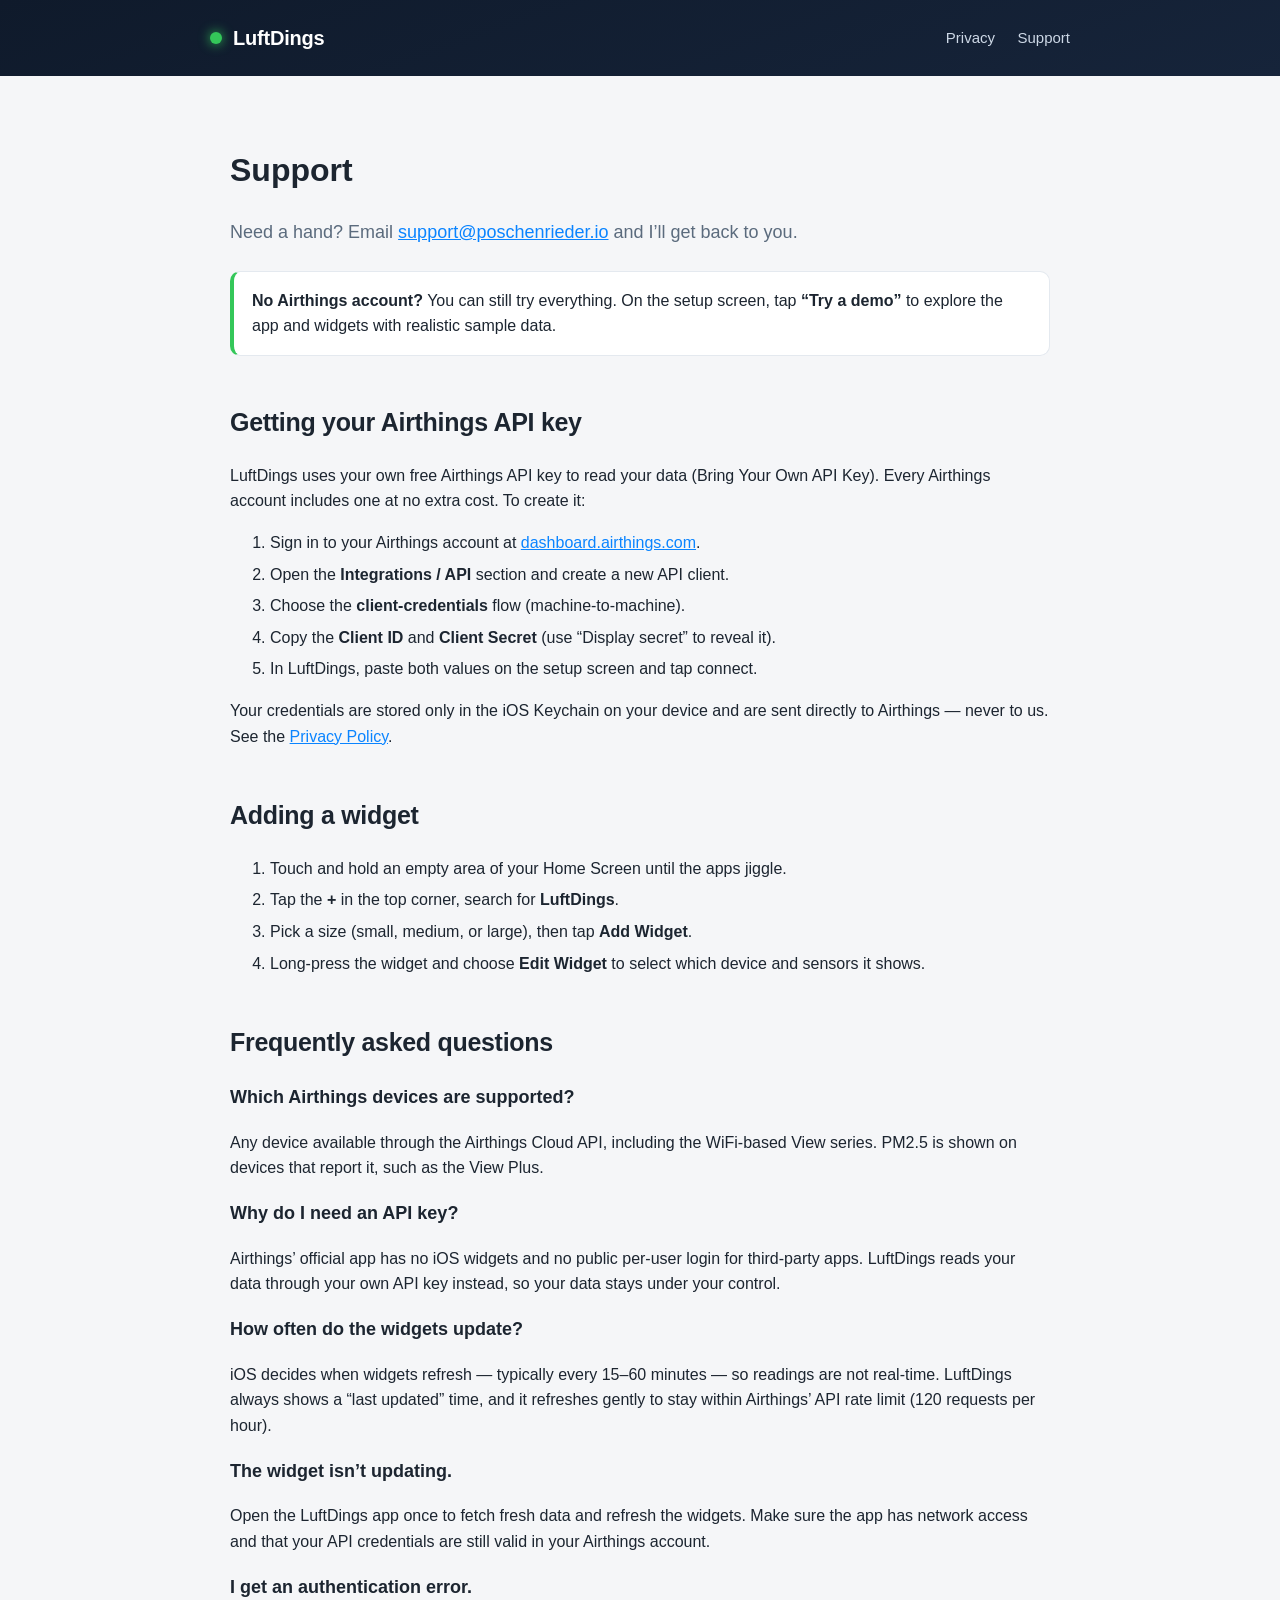
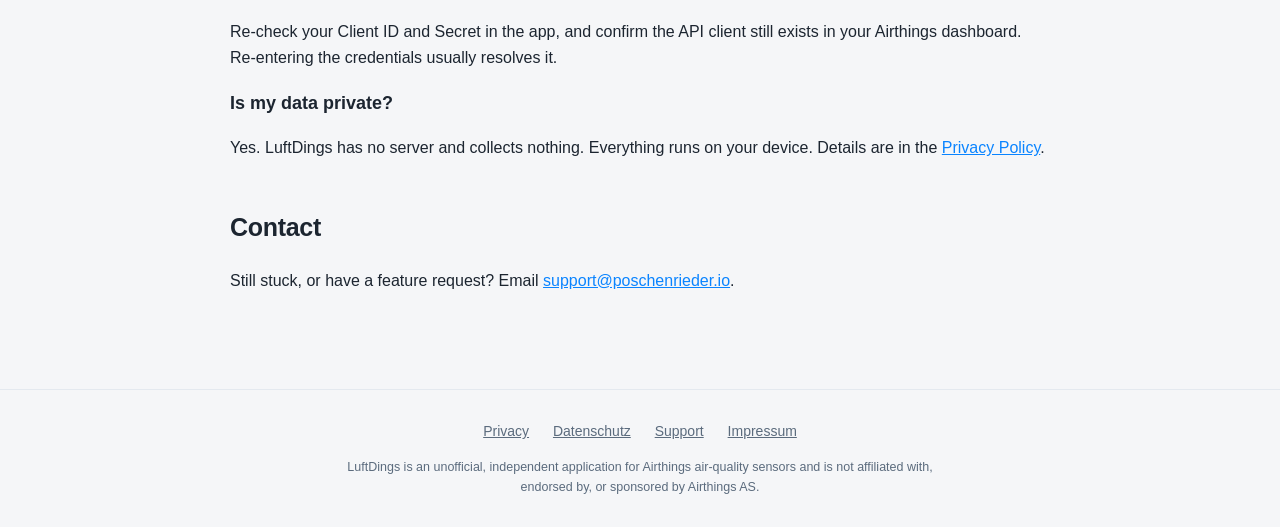
<file: support/index.html>
<!doctype html>
<html lang="en">
<head>
  <meta charset="utf-8">
  <meta name="viewport" content="width=device-width, initial-scale=1">
  <title>Support — LuftDings</title>
  <meta name="description" content="LuftDings support: how to get your Airthings API key, set up widgets, troubleshooting, and contact.">
  <link rel="stylesheet" href="../style.css">
</head>
<body>
  <header class="site">
    <div class="wrap">
      <a class="brand" href="../"><span class="dot"></span> LuftDings</a>
      <nav class="site">
        <a href="../privacy/">Privacy</a>
        <a href="../support/">Support</a>
      </nav>
    </div>
  </header>

  <main>
    <h1>Support</h1>
    <p class="lede">Need a hand? Email <a href="mailto:&#115;&#117;&#112;&#112;&#111;&#114;&#116;&#64;&#112;&#111;&#115;&#99;&#104;&#101;&#110;&#114;&#105;&#101;&#100;&#101;&#114;&#46;&#105;&#111;">&#115;&#117;&#112;&#112;&#111;&#114;&#116;&#64;&#112;&#111;&#115;&#99;&#104;&#101;&#110;&#114;&#105;&#101;&#100;&#101;&#114;&#46;&#105;&#111;</a> and I’ll get back to you.</p>

    <div class="note">
      <strong>No Airthings account?</strong> You can still try everything. On the setup screen, tap <strong>“Try a demo”</strong> to explore the app and widgets with realistic sample data.
    </div>

    <h2>Getting your Airthings API key</h2>
    <p>LuftDings uses your own free Airthings API key to read your data (Bring Your Own API Key). Every Airthings account includes one at no extra cost. To create it:</p>
    <ol>
      <li>Sign in to your Airthings account at <a href="https://dashboard.airthings.com" rel="noopener" target="_blank">dashboard.airthings.com</a>.</li>
      <li>Open the <strong>Integrations / API</strong> section and create a new API client.</li>
      <li>Choose the <strong>client-credentials</strong> flow (machine-to-machine).</li>
      <li>Copy the <strong>Client ID</strong> and <strong>Client Secret</strong> (use “Display secret” to reveal it).</li>
      <li>In LuftDings, paste both values on the setup screen and tap connect.</li>
    </ol>
    <p>Your credentials are stored only in the iOS Keychain on your device and are sent directly to Airthings — never to us. See the <a href="../privacy/">Privacy Policy</a>.</p>

    <h2>Adding a widget</h2>
    <ol>
      <li>Touch and hold an empty area of your Home Screen until the apps jiggle.</li>
      <li>Tap the <strong>+</strong> in the top corner, search for <strong>LuftDings</strong>.</li>
      <li>Pick a size (small, medium, or large), then tap <strong>Add Widget</strong>.</li>
      <li>Long-press the widget and choose <strong>Edit Widget</strong> to select which device and sensors it shows.</li>
    </ol>

    <h2>Frequently asked questions</h2>

    <h3>Which Airthings devices are supported?</h3>
    <p>Any device available through the Airthings Cloud API, including the WiFi-based View series. PM2.5 is shown on devices that report it, such as the View Plus.</p>

    <h3>Why do I need an API key?</h3>
    <p>Airthings’ official app has no iOS widgets and no public per-user login for third-party apps. LuftDings reads your data through your own API key instead, so your data stays under your control.</p>

    <h3>How often do the widgets update?</h3>
    <p>iOS decides when widgets refresh — typically every 15–60 minutes — so readings are not real-time. LuftDings always shows a “last updated” time, and it refreshes gently to stay within Airthings’ API rate limit (120 requests per hour).</p>

    <h3>The widget isn’t updating.</h3>
    <p>Open the LuftDings app once to fetch fresh data and refresh the widgets. Make sure the app has network access and that your API credentials are still valid in your Airthings account.</p>

    <h3>I get an authentication error.</h3>
    <p>Re-check your Client ID and Secret in the app, and confirm the API client still exists in your Airthings dashboard. Re-entering the credentials usually resolves it.</p>

    <h3>Is my data private?</h3>
    <p>Yes. LuftDings has no server and collects nothing. Everything runs on your device. Details are in the <a href="../privacy/">Privacy Policy</a>.</p>

    <h2>Contact</h2>
    <p>Still stuck, or have a feature request? Email <a href="mailto:&#115;&#117;&#112;&#112;&#111;&#114;&#116;&#64;&#112;&#111;&#115;&#99;&#104;&#101;&#110;&#114;&#105;&#101;&#100;&#101;&#114;&#46;&#105;&#111;">&#115;&#117;&#112;&#112;&#111;&#114;&#116;&#64;&#112;&#111;&#115;&#99;&#104;&#101;&#110;&#114;&#105;&#101;&#100;&#101;&#114;&#46;&#105;&#111;</a>.</p>
  </main>

  <footer class="site">
    <a href="../privacy/">Privacy</a>
    <a href="../datenschutz/">Datenschutz</a>
    <a href="../support/">Support</a>
    <a href="../impressum/">Impressum</a>
    <span class="disclaimer">
      LuftDings is an unofficial, independent application for Airthings air-quality sensors and is not affiliated with, endorsed by, or sponsored by Airthings AS.
    </span>
  </footer>
</body>
</html>
</file>
<file: style.css>
:root {
  /* Dark surfaces — match the app icon + widgets */
  --navy: #0f1a2b;
  --navy-soft: #16243a;
  --hero-top: #0e1626;
  --hero-bottom: #05070d;
  --widget-card: #1b2029;
  --widget-line: rgba(255, 255, 255, .08);

  /* Air-quality traffic light (iOS system colors) */
  --good: #34c759;
  --fair: #ffcc00;
  --poor: #ff3b30;

  /* Actions — the app's iOS blue */
  --blue: #0a84ff;
  --blue-ink: #0064d2;

  /* Light body */
  --ink: #1c2530;
  --muted: #5b6b7d;
  --line: #e4e9ef;
  --bg: #f5f6f8;
  --card: #ffffff;
}

* { box-sizing: border-box; }

html { -webkit-text-size-adjust: 100%; scroll-behavior: smooth; }

body {
  margin: 0;
  font-family: -apple-system, BlinkMacSystemFont, "Segoe UI", Roboto, Helvetica, Arial, sans-serif;
  color: var(--ink);
  background: var(--bg);
  line-height: 1.6;
  -webkit-font-smoothing: antialiased;
}

a { color: var(--blue); }
a:hover { color: var(--blue-ink); }

/* ---------- Header ---------- */

header.site {
  background: linear-gradient(160deg, var(--navy) 0%, var(--navy-soft) 100%);
  color: #fff;
  padding: 22px 20px;
}

header.site .wrap { display: flex; align-items: center; justify-content: space-between; gap: 16px; flex-wrap: wrap; }

.brand { display: flex; align-items: center; gap: 11px; text-decoration: none; color: #fff; font-weight: 700; font-size: 20px; letter-spacing: -.2px; }
.brand .dot { width: 12px; height: 12px; border-radius: 50%; background: var(--good); box-shadow: 0 0 12px var(--good); }

nav.site a { color: #cdd8e6; text-decoration: none; margin-left: 18px; font-size: 15px; }
nav.site a:hover { color: #fff; }

.wrap { max-width: 860px; margin: 0 auto; }

main { max-width: 860px; margin: 0 auto; padding: 48px 20px 80px; }

/* ---------- Hero (dark, widget-style) ---------- */

.hero {
  background:
    radial-gradient(120% 90% at 50% -10%, rgba(52, 199, 89, .12) 0%, rgba(10, 132, 255, .06) 38%, transparent 70%),
    linear-gradient(180deg, var(--hero-top) 0%, var(--hero-bottom) 100%);
  color: #fff;
  text-align: center;
  padding: 56px 20px 64px;
}

.hero .inner { max-width: 760px; margin: 0 auto; }

.pill {
  display: inline-block;
  background: rgba(52, 199, 89, .14);
  color: #7ee2a0;
  border: 1px solid rgba(52, 199, 89, .35);
  padding: 6px 14px;
  border-radius: 999px;
  font-size: 13px;
  font-weight: 600;
  margin-bottom: 26px;
}

.hero h1 { font-size: 42px; line-height: 1.12; margin: 0 0 16px; letter-spacing: -.6px; color: #fff; }
.hero p.tag { font-size: 20px; color: #aeb9c8; margin: 0 auto 30px; max-width: 560px; }

/* Widget mockup card */
.widget {
  width: 340px;
  max-width: 100%;
  margin: 0 auto 34px;
  background: linear-gradient(180deg, #20262f 0%, var(--widget-card) 100%);
  border: 1px solid var(--widget-line);
  border-radius: 24px;
  padding: 20px 22px;
  text-align: left;
  box-shadow: 0 24px 60px -20px rgba(0, 0, 0, .7), inset 0 1px 0 rgba(255, 255, 255, .04);
}
.widget .w-top { display: flex; align-items: center; justify-content: space-between; margin-bottom: 16px; }
.widget .w-room { color: #fff; font-weight: 600; font-size: 16px; }
.widget .w-refresh { color: #6f7c8c; font-size: 17px; }
.widget .w-grid { display: grid; grid-template-columns: 1fr 1fr; gap: 14px 18px; }
.widget .w-cell .w-label { display: flex; align-items: center; gap: 7px; color: #8a96a5; font-size: 12.5px; margin-bottom: 2px; }
.widget .w-cell .w-val { color: #fff; font-size: 19px; font-weight: 600; letter-spacing: -.2px; }
.widget .w-foot { color: #5d6878; font-size: 11.5px; margin-top: 16px; }

.dot { width: 9px; height: 9px; border-radius: 50%; display: inline-block; flex: none; }
.dot.good { background: var(--good); }
.dot.fair { background: var(--fair); }
.dot.poor { background: var(--poor); }

/* Sensor chips */
.chips { display: flex; flex-wrap: wrap; gap: 9px; justify-content: center; margin: 0 auto 30px; max-width: 560px; }
.chip {
  display: inline-flex; align-items: center; gap: 7px;
  background: rgba(255, 255, 255, .06);
  border: 1px solid rgba(255, 255, 255, .1);
  color: #d6deea;
  padding: 6px 13px;
  border-radius: 999px;
  font-size: 13.5px;
  font-weight: 500;
}

.store-note { color: #8794a4; font-size: 14px; margin: 0; }
.store-note strong { color: #c7d1de; font-weight: 600; }

/* ---------- Screenshot gallery ---------- */

.shots {
  display: flex;
  gap: 22px;
  overflow-x: auto;
  padding: 8px 4px 22px;
  margin: 8px -4px 0;
  scroll-snap-type: x mandatory;
  -webkit-overflow-scrolling: touch;
}
.shot { flex: 0 0 auto; width: 232px; scroll-snap-align: center; text-align: center; }
.shot .frame {
  background: #0b0d11;
  border-radius: 38px;
  padding: 9px;
  border: 1px solid #d3d9e2;
  box-shadow: 0 16px 40px -16px rgba(15, 26, 43, .45);
}
.shot .frame img { display: block; width: 100%; border-radius: 30px; }
.shot .cap { margin-top: 12px; font-size: 14px; color: var(--muted); font-weight: 500; }

/* ---------- Feature cards ---------- */

.features { display: grid; grid-template-columns: repeat(auto-fit, minmax(220px, 1fr)); gap: 18px; margin: 30px 0; }
.card { background: var(--card); border: 1px solid var(--line); border-radius: 14px; padding: 22px; }
.card .ic { width: 11px; height: 11px; border-radius: 50%; display: inline-block; margin-bottom: 12px; background: var(--good); box-shadow: 0 0 10px rgba(52, 199, 89, .5); }
.card .ic.fair { background: var(--fair); box-shadow: 0 0 10px rgba(255, 204, 0, .5); }
.card .ic.poor { background: var(--poor); box-shadow: 0 0 10px rgba(255, 59, 48, .5); }
.card h3 { margin: 0 0 8px; font-size: 17px; }
.card p { margin: 0; color: var(--muted); font-size: 15px; }

h1, h2, h3 { color: var(--ink); }
h2 { font-size: 25px; margin-top: 46px; letter-spacing: -.3px; }
h3 { font-size: 18px; }

.lede { font-size: 18px; color: var(--muted); }

/* Works-with chips (light) */
.devices { display: flex; flex-wrap: wrap; gap: 9px; margin: 18px 0 6px; padding: 0; list-style: none; }
.devices li {
  background: var(--card); border: 1px solid var(--line); color: var(--ink);
  padding: 7px 14px; border-radius: 999px; font-size: 14px; font-weight: 500; margin: 0;
}

.note { background: var(--card); border: 1px solid var(--line); border-left: 4px solid var(--good); border-radius: 10px; padding: 16px 18px; margin: 24px 0; }
.note strong { color: var(--ink); }

ol li, ul li { margin: 6px 0; }

/* ---------- Footer ---------- */

footer.site { border-top: 1px solid var(--line); padding: 30px 20px; text-align: center; color: var(--muted); font-size: 14px; }
footer.site a { color: var(--muted); margin: 0 10px; }
footer.site .disclaimer { display: block; margin-top: 14px; font-size: 12.5px; max-width: 640px; margin-left: auto; margin-right: auto; }

code { background: #eef2f7; padding: 2px 6px; border-radius: 5px; font-size: 90%; }

/* ---------- Responsive ---------- */

@media (max-width: 540px) {
  .hero { padding: 40px 18px 48px; }
  .hero h1 { font-size: 32px; }
  .hero p.tag { font-size: 18px; }
  h2 { font-size: 22px; }
}
</file>
